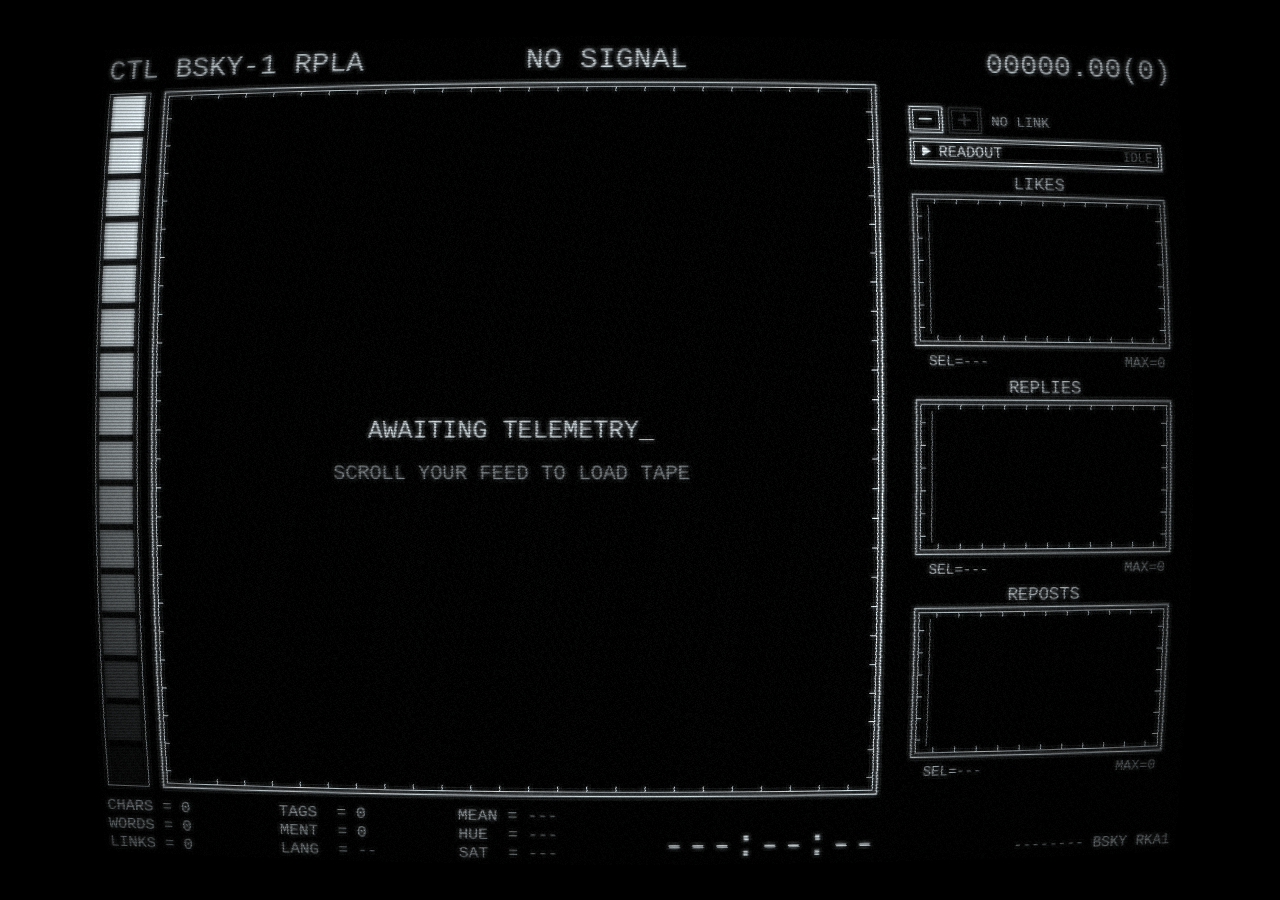
<file: ext/term/index.html>
<!doctype html>
<html lang="en">
<head>
<meta charset="utf-8">
<meta name="viewport" content="width=device-width, initial-scale=1">
<title>cathodeskyone</title>
<style>
  html, body { margin: 0; height: 100%; overflow: hidden; background: #000; }
  #view { position: fixed; inset: 0; width: 100vw; height: 100vh; display: block; }
</style>
</head>
<body>
<canvas id="view"></canvas>
<script type="module" src="main.js"></script>
</body>
</html>
</file>
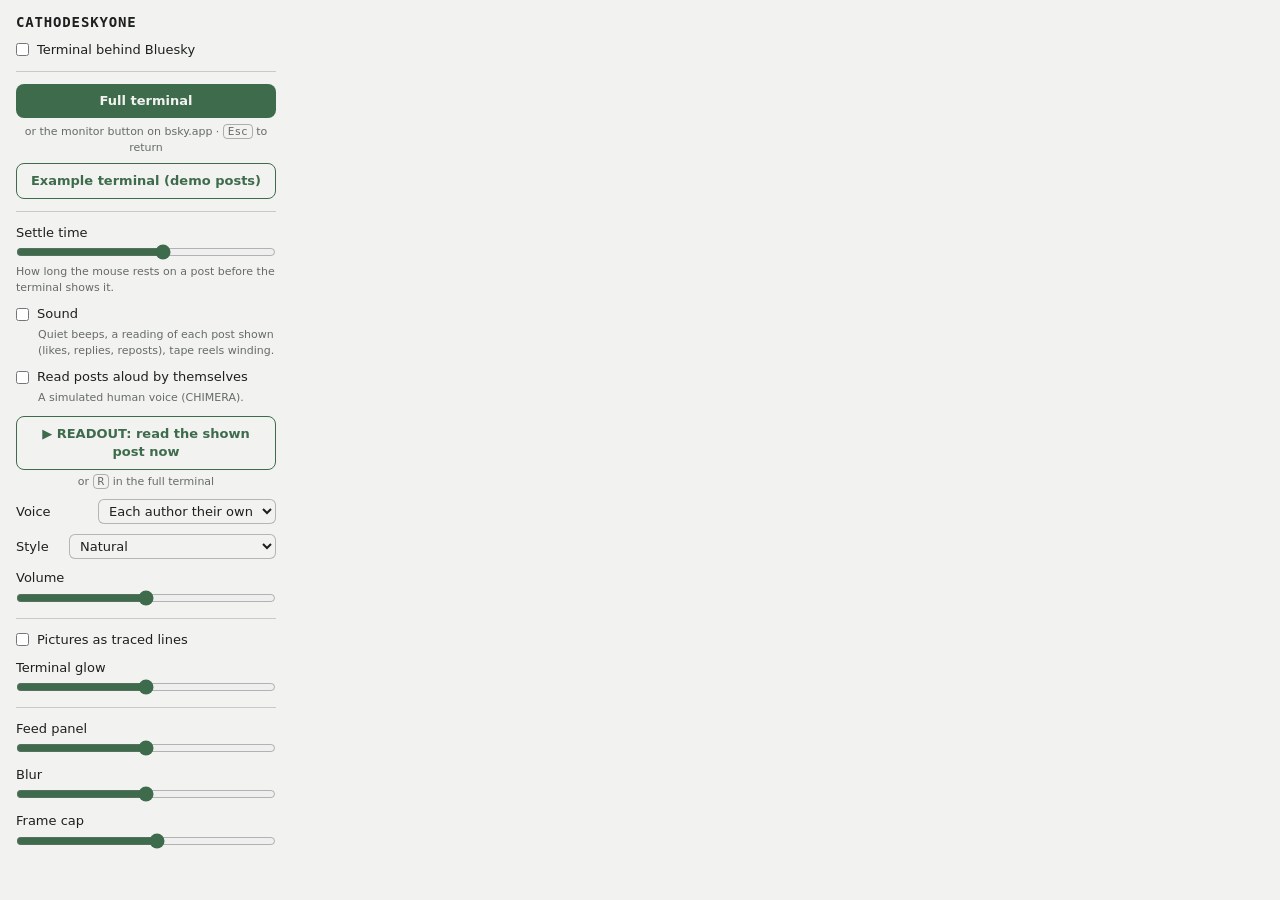
<file: ext/popup.html>
<!doctype html>
<html lang="en">
<head>
<meta charset="utf-8">
<title>cathodeskyone</title>
<style>
  :root { color-scheme: light dark; --bg: #f2f3f0; --fg: #1d201e; --dim: #666b67; --accent: #3d6b4c; }
  @media (prefers-color-scheme: dark) { :root { --bg: #0f1311; --fg: #dfe6e0; --dim: #89948c; --accent: #a8d8b4; } }
  body { margin: 0; width: 260px; padding: 14px 16px 12px; background: var(--bg); color: var(--fg);
    font: 13px/1.4 system-ui, -apple-system, "Segoe UI", sans-serif; }
  h1 { margin: 0 0 10px; font: 650 14px/1.2 ui-monospace, Consolas, monospace; letter-spacing: .06em; text-transform: uppercase; }
  label { display: grid; grid-template-columns: 1fr auto; align-items: center; gap: 2px 8px; margin: 10px 0; }
  label.check { grid-template-columns: auto 1fr; }
  input[type="range"] { grid-column: 1 / -1; width: 100%; accent-color: var(--accent); margin: 0; }
  input[type="checkbox"] { accent-color: var(--accent); margin: 0; }
  select { padding: 3px 6px; border-radius: 6px; border: 1px solid color-mix(in srgb, var(--dim) 45%, transparent);
    background: var(--bg); color: inherit; font: inherit; }
  output { color: var(--dim); font-variant-numeric: tabular-nums; }
  .note { color: var(--dim); font-size: 11px; margin: -6px 0 8px 22px; }
  button { width: 100%; padding: 8px 10px; border: 0; border-radius: 8px; background: var(--accent); color: var(--bg);
    font: inherit; font-weight: 650; cursor: pointer; }
  button:hover { filter: brightness(1.08); }
  kbd { font: 11px ui-monospace, Consolas, monospace; padding: 0 4px; border: 1px solid color-mix(in srgb, var(--dim) 50%, transparent); border-radius: 4px; }
  hr { border: 0; border-top: 1px solid color-mix(in srgb, var(--dim) 30%, transparent); margin: 12px 0; }
</style>
</head>
<body>
<h1>cathodeskyone</h1>
<label class="check"><input type="checkbox" id="enabled"> Terminal behind Bluesky</label>
<hr>
<button id="full">Full terminal</button>
<div class="note" style="margin: 6px 0 0; text-align: center;" id="full-note">or the monitor button on bsky.app · <kbd>Esc</kbd> to return</div>
<button id="demo" style="margin-top: 8px; background: transparent; color: var(--accent); border: 1px solid var(--accent);">Example terminal (demo posts)</button>
<hr>
<label>Settle time <output for="delay"></output><input type="range" id="delay" min="0.5" max="4" step="0.5"></label>
<div class="note" style="margin-left: 0;">How long the mouse rests on a post before the terminal shows it.</div>
<label class="check"><input type="checkbox" id="sound"> Sound</label>
<div class="note">Quiet beeps, a reading of each post shown (likes, replies, reposts), tape reels winding.</div>
<label class="check"><input type="checkbox" id="voice"> Read posts aloud by themselves</label>
<div class="note">A simulated human voice (CHIMERA).</div>
<button id="read" type="button" style="margin: 2px 0 4px; background: transparent; color: var(--accent); border: 1px solid var(--accent);">▶ READOUT: read the shown post now</button>
<div class="note" style="margin: 0 0 8px; text-align: center;" id="read-note">or <kbd>R</kbd> in the full terminal</div>
<label>Voice<select id="voiceWho">
  <option value="author">Each author their own</option>
  <option value="a">Voice low</option>
  <option value="b">Voice high</option>
</select></label>
<label>Style<select id="voiceStyle">
  <option value="natural">Natural</option>
  <option value="robotic">Robotic (flat, steady pitch)</option>
</select></label>
<label>Volume <output for="vol"></output><input type="range" id="vol" min="0" max="100" step="5"></label>
<hr>
<label class="check"><input type="checkbox" id="lines"> Pictures as traced lines</label>
<label>Terminal glow <output for="glow"></output><input type="range" id="glow" min="10" max="100" step="5"></label>
<hr>
<label>Feed panel <output for="glass"></output><input type="range" id="glass" min="0" max="100" step="5"></label>
<label>Blur <output for="blur"></output><input type="range" id="blur" min="0" max="20" step="1"></label>
<label>Frame cap <output for="fps"></output><input type="range" id="fps" min="5" max="60" step="5"></label>
<script src="settings.js"></script>
<script src="popup.js"></script>
</body>
</html>
</file>
